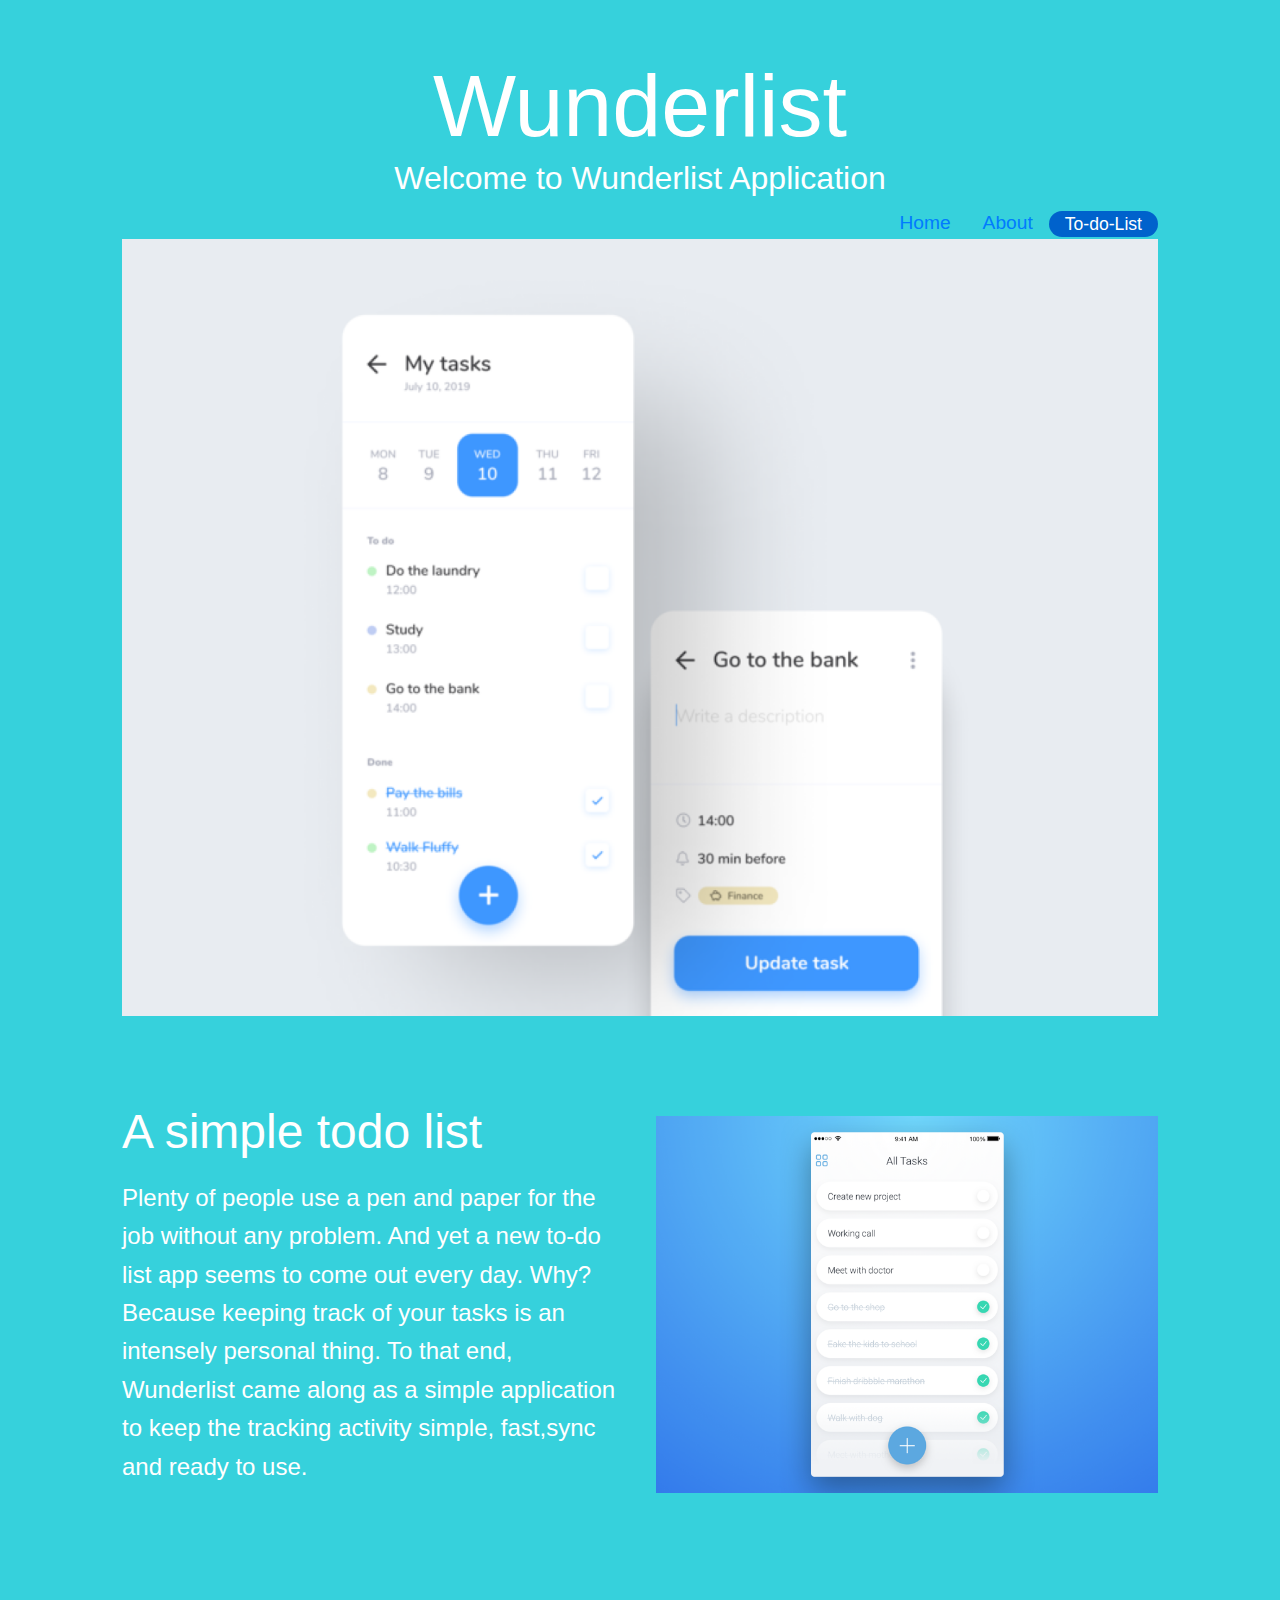
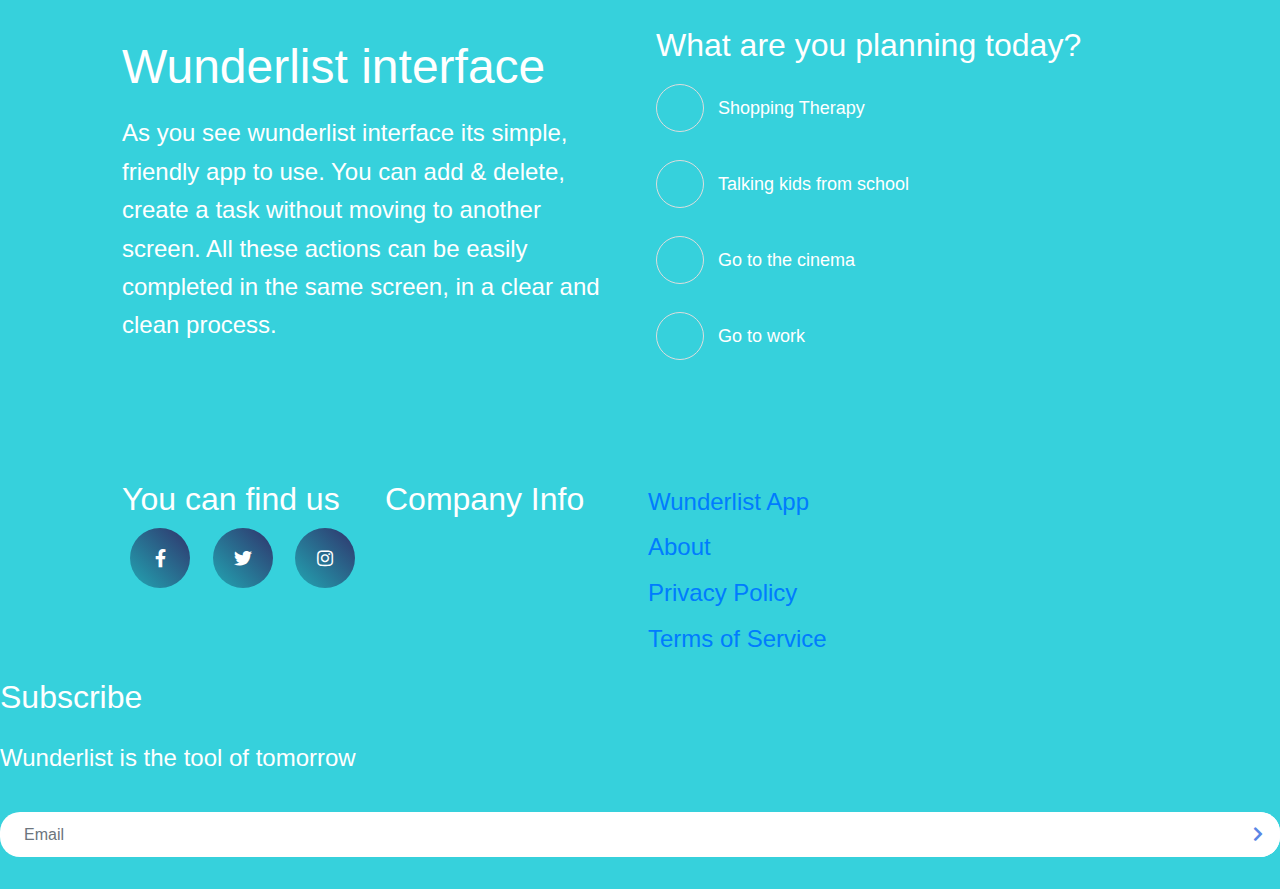
<file: index1.html>
<!DOCTYPE html>
<html lang="en">
    <head>
        <meta charset="UTF-8" />
    <meta name="viewport" content="width=device-width, initial-scale=1.0" />
    <meta http-equiv="X-UA-Compatible" content="ie=edge" />
    <title>Wonderlist App</title>
    <link href="https://fonts.googleapis.com/css?family=Open+Sans+Condensed:300&display=swap" rel="stylesheet"/>
    <link rel="stylesheet" href="https://cdnjs.cloudflare.com/ajax/libs/font-awesome/4.7.0/css/font-awesome.min.css">
    <link rel="stylesheet" href="https://cdnjs.cloudflare.com/ajax/libs/font-awesome/5.11.2/css/all.css">
    <link rel="stylesheet" href="https://stackpath.bootstrapcdn.com/bootstrap/4.3.1/css/bootstrap.min.css" integrity="sha384-ggOyR0iXCbMQv3Xipma34MD+dH/1fQ784/j6cY/iJTQUOhcWr7x9JvoRxT2MZw1T" crossorigin="anonymous">
    <link rel="stylesheet" href="css/style.css" />
    </head>

    <body id="home">
        <nav class="navbar">
            <div class="container">
                <h1 class="text-center display-2">Wunderlist</h1>
                <h2 class="text-center display-5">Welcome to Wunderlist Application</h2>
                <ul class="nav">
                    <li><a href="#home">Home</a></li>
                    <li><a href="#about">About</a></li>
                    <li><a href="#" class="btn btn-primary btn-lg active" role="button" aria-pressed="true">To-do-List</a></li>
                </ul>
                <img src="design-files/todo list 13.png" alt="">
            </div>
        </nav>
        <section class=" section-a">
            <div class="container">
                <div>
                    <h1>A simple todo list</h1>
                    <p> Plenty of people use a pen and paper for the job without any problem. 
                        And yet a new to-do list app seems to come out every day. Why? Because keeping track of your tasks is an intensely personal thing.
                        To that end, Wunderlist came along as a simple application to keep the tracking activity simple, fast,sync and ready to use.</p>
                        <!-- <a href="#" class="btn btn-secondary btn-lg active" role="button" aria-pressed="true">Read More</a>   -->
                </div>
                <img src="design-files/todo list 8.png" alt="">
            </div>
        </section>
        <section class="section-b">
            <div class="container">   
              <div class="section-b-inner">
                  <h1>Wunderlist interface</h1>
                  <p>As you see wunderlist interface its simple, friendly app to use. You can add & delete, create a task without moving to another screen.
                     All these actions can be easily completed in the same screen, in a clear and clean process.</p>
              </div> 
              <div class="Todo List">
                <h2>What are you planning today?</h2>
                <label class="task">
                <input type="checkbox">
                <i class="fa fa-check"></i>
                <span class="text">Shopping Therapy</span>
                </label>
            
                <label class="task">
                    <input type="checkbox">
                    <i class="fa fa-check"></i>
                    <span class="text">Talking kids from school</span>
                </label>
            
                <label class="task">
                    <input type="checkbox">
                    <i class="fa fa-check"></i>
                    <span class="text">Go to the cinema</span>
                </label>
            
                <label class="task">
                    <input type="checkbox">
                    <i class="fa fa-check"></i>
                    <span class="text">Go to work</span>
                </label>
            </div>
            </div>   
            </div>
        </section>

        <footer class="section-footer">
            <div class="container">
                <div>
                    <h2>You can find us</h2>
                    <div class="social-buttons">
                        <a href="#"><i class="fab fa-facebook-f"></i></a>
                        <a href="#"><i class="fab fa-twitter"></i></a>
                        <a href="#"><i class="fab fa-instagram"></i></a>
                      </div>
                </div>
                <h3>Company Info</h3>
                <ul>
                    <li><a href="#">Wunderlist App</a></li>
                    <li><a href="#">About</a></li>
                    <li><a href="#">Privacy Policy</a></li>
                    <li><a href="#">Terms of Service</a></li>
                </ul>
            </div>
            <div>
                <h3>Subscribe</h3>
                <p>Wunderlist is the tool of tomorrow</p>
                <form name"email-form" method+"POST" data-netlify="true">
                    <div class="email-form">
                        <span class="form-control-wrap">
                            <input 
                            type="email" 
                            name="email" 
                            id="email" 
                            size="40"
                            class="form-control"
                            placeholder="Email"
                            />
                        </span>
                        <button type="submit" class="form-control submit">
                            <i class="fas fa-chevron-right"></i>
                        </button>
                    </div>
                </form>
            </div>
        </footer>

        
       
        























    </body>
</file>
<file: css/style.css>
:root {
    --primary-color:#36d1dc;
    --secondary-color:#5b86e5;
    --overlay-color:rgba(0, 0, 0, 0.7);
}

* {
    box-sizing: border-box;
    margin: 0;
    padding:0;
}

body {
    background-color: #36d1dc;
    font-family:'Catamaran', sans-serif;
    line-height: 1.6;
    color: white;
    font-size: 1.5rem;

}

h1, h2, h3, h4 {
    line-height: 1.3;
}

h1 {
    margin-top: 3rem;
    margin-bottom: 0px;
}

a {
    color:var(#5b86e5);
    text-decoration: none;
}

ul {
    list-style: none;
}

img {
    width: 100%;
    
}

.container {
    max-width: 1100px;
    margin: auto;
    overflow: hidden;
    padding: 0 2rem;
}

.navbar {
    font-size: 1.2rem;
    padding-top: 0.3rem;
    padding-bottom: 0.3rem;

}

.navbar .container {
    display: grid;
    grid-template-columns: repaet(2, 1fr);
}

.navbar .text {
    font-size: 2rem;
}

.navbar .nav {
    justify-self: flex-end;
    display: flex;
    align-items: center;
    justify-content: center;
}

.navbar .nav a {
    padding: 0 1rem;
}

.navbar .nav a:hover {
color: #333;
}

.section-a {
    margin: 2rem 0;
}


.section-a .container{
    display: grid;
    grid-template-columns: repeat(2, 1fr);
    grid-gap: 2rem;
    align-items: center;
    justify-content: center;
    /* position: relative; */
    
}

.section-a h1 {
     font-size: 3rem;
     color: var(#36d1dc);
}

.section-a p {
    margin: 1rem 0;
    /* position: relative; */
    display: flex;
    margin-bottom: 70px;
}

.section-a .container a:first-child {
    grid-row-start: 1;
    grid-row-end: 3;
}


.btn {
    display: inline-block;
    background: var(#5b86e5);
    color: #fff;
    padding: 0.8rem 1.5rem;
    border: none;
    cursor: pointer;
    font-size: 1.1rem;
    border-radius: 30px;
}

.btn:hover {
    background: var(#5b86e5);
}

.section-b {
    margin: 2rem 0;
}

.section-b .container {
    display: grid;
    grid-template-columns: repeat(2, 1fr);
    grid-gap: 2rem;
    align-items: center;
    justify-content: center;
}
.section-b h1{
    font-size: 3rem;
     color: var(#5b86e5);
}

.section-b p {
    margin: 1rem 0;
    /* position: relative; */
    display: flex;
    margin-bottom: 70px;
}

.middle{
    position: absolute;
    top: 50%;
    left: 50%;
    transform: translate(-50%,-50%);
  }
  
  .task-list{
    width: 400px;
    padding: 40px;
  }
  .task-list h2{
    color: #fff;
    text-transform: uppercase;
  }
  .task{
    display: flex;
    padding: 10px 0;
    align-items: center;
    cursor: pointer;
  }
  
  .task input{
    position: absolute;
    visibility: hidden;
  }
  
  .task i{
    display: inline-block;
    width: 48px;
    height: 48px;
    border-radius: 50%;
    border: 1px solid #ddd;
    text-align: center;
    line-height: 48px;
    font-size: 20px;
    margin-right: 14px;
    color: transparent;
  }
  
  .text{
    font-size: 18px;
    color: #fff;
  }
  
  .task input:checked ~ i{
    color: rgba(0, 0, 0, 0.7);
  }
  
  .task input:checked ~ .text{
    text-decoration: line-through;
    color: rgba(0, 0, 0, 0.7);
  }
 
  .social-buttons a{
    display: inline-flex;
    text-decoration: none;
    font-size: 18px;
    width: 60px;
    height: 60px;
    color: #fff;
    justify-content: center;
    align-items: center;
    position: relative;
    margin: 0 8px;
  }
  
  .social-buttons a::before{
    content: "";
    position: absolute;
    width: 60px;
    height: 60px;
    background: linear-gradient(45deg,#22a6b3,#30336b);
    border-radius: 50%;
    z-index: -1;
    transition: 0.3s ease-in;
  }
  
  .social-buttons a:hover::before{
    transform: scale(0);
  }
  
  .social-buttons a i{
    transition: 0.3s ease-in;
  }
  
  .social-buttons a:hover i{
    background: linear-gradient(45deg,#22a6b3,#30336b);
    /* -webkit-background-clip: text; */
    -webkit-text-fill-color: transparent;
    transform: scale(2.2);
  }
  
  .section-footer{
      background:var(#36d1dc);
      color: #fff;
      padding: 2rem 0;
  }

  .section-footer .container {
      display: grid;
      grid-template-columns: repeat(4, 1fr);
      grid-gap:1rem;
  }

  .section-footer h3{
      font-size: 2rem;
      margin-bottom: 1rem;
  }

  .section-footer{
      line-height: 1.9;
      
  }


  .email-form {
      width: 100%;
      display:inline-block;
      background-color:#36d1dc;
      position:relative;
      border-radius: 20px;
      line-height: 0;
      margin-top: 1rem;
  }
  .email-form .form-control{
      display: inline-block;
      border: 0;
      outline: 0;
      font-size: 1rem;
      color: #ddd;
      /* background-color: transparent; */
      font-family:inherit;
      margin: 0;
      padding: 0 3rem 0 1.5rem;
      width: 100%;
      height: 45px;
      border-radius: 20px;
  }

  .email-form .submit {
      display: inline-block;
      position: absolute;
      top: 0;
      right: 0;
      width: 45px;
      height: 45px;
      background-color: #fff;
      font-size: 1 rem;
      text-align: center;
      margin: 0;
      padding: 0;
      outline: 0;
      border:0;
      color:#5b86e5;
      cursor: pointer;
      border-radius: 0 20px 20px 0;
  }

  @media(max-width:700px){
      .section-a .container{
          grid-template-columns: 1 fr;
          text-align: center;
      }

      .section-a .container div:first-child {
          order: 2;
      }

      .section-a .container div:last-child {
          order: -1;
      }

      .section-a img {
         width: 80%;
         margin : auto; 
      }

      .section-footer .container {
          grid-template-columns: 1fr;
          text-align: center;
      }
  }
</file>
